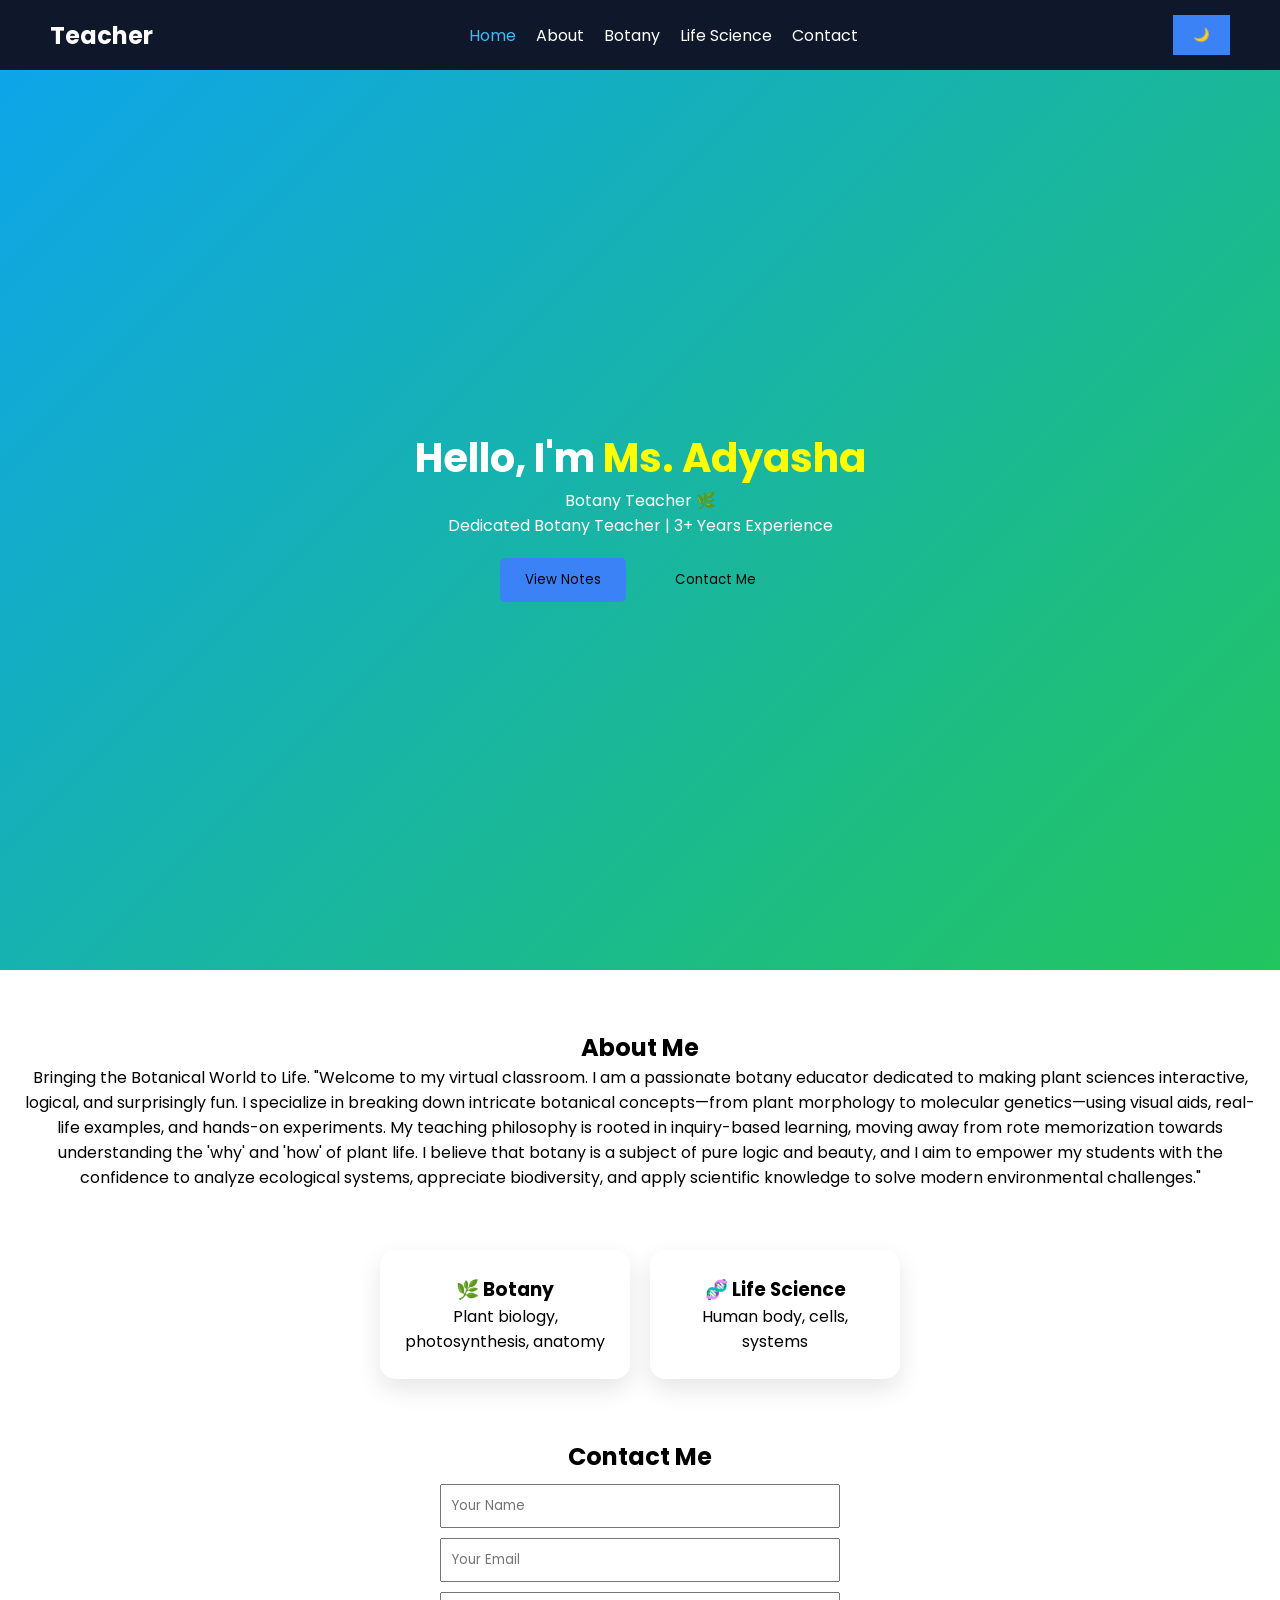
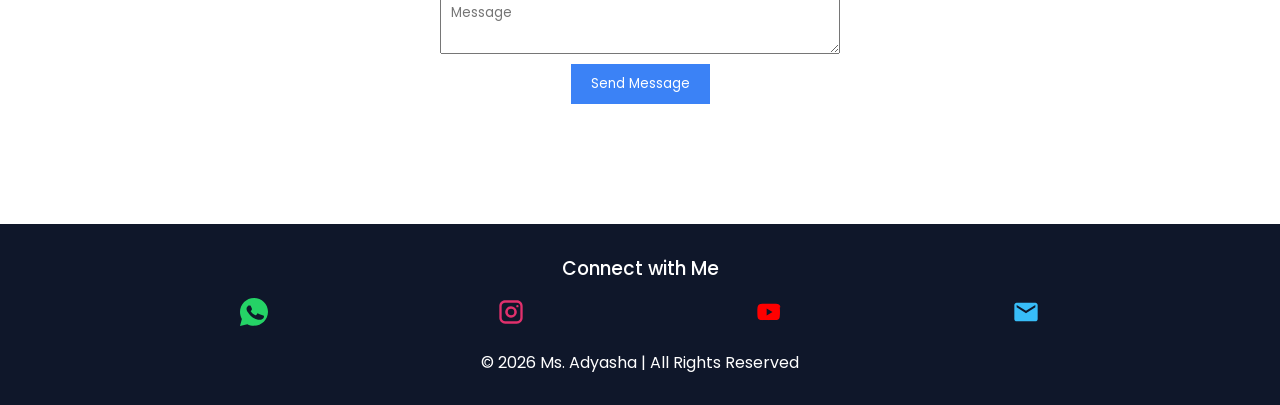
<file: index.html>
<!DOCTYPE html>
<html lang="en">

<head>
  <meta charset="UTF-8">
  <meta name="viewport" content="width=device-width, initial-scale=1.0">
  <title>Learn the Beauty of Naure with the Best Botany Teacher</title>
  <link rel="stylesheet" href="style.css">

  <!-- Google Font -->
  <link href="https://fonts.googleapis.com/css2?family=Poppins:wght@300;500;700&display=swap" rel="stylesheet">
</head>

<body>

  <!-- Navbar -->
  <header>
    <nav class="navbar">
      <h2 class="logo">Teacher</h2>

      <ul class="nav-links">
        <li><a href="#home">Home</a></li>
        <li><a href="#about">About</a></li>
        <li><a href="botany.html">Botany</a></li>
        <li><a href="life-science.html">Life Science</a></li>
        <li><a href="#contact">Contact</a></li>
      </ul>
      <button id="darkToggle">🌙</button>
      <!-- Hamburger Button -->
      <div class="menu-toggle" id="menuToggle">☰</div>
    </nav>
  </header>

  <!-- Hero Section -->
  <section id="home" class="hero fade-in">
    <div class="hero-content">
      <h1>Hello, I'm <span>Ms. Adyasha</span></h1>
      <p id="typing"></p>
      <p>Dedicated Botany Teacher | 3+ Years Experience</p>
      <div class="hero-buttons">
        <button onclick="scrollToSection('subjects')">View Notes</button>
        <button onclick="scrollToSection('contact')" class="secondary">Contact Me</button>
      </div>
    </div>
  </section>

  <!-- About -->
  <section id="about" class="fade-in">
    <h2>About Me</h2>
    <p>Bringing the Botanical World to Life.
      "Welcome to my virtual classroom. I am a passionate botany educator dedicated to making plant sciences
      interactive, logical, and surprisingly fun. I specialize in breaking down intricate botanical
      concepts—from plant morphology to molecular genetics—using visual aids, real-life examples,
      and hands-on experiments. My teaching philosophy is rooted in inquiry-based learning, moving away from
      rote memorization towards understanding the 'why' and 'how' of plant life. I believe that botany is a
      subject of pure logic and beauty, and I aim to empower my students with the confidence to analyze
      ecological systems, appreciate biodiversity, and apply scientific knowledge to solve modern
      environmental challenges."</p>
  </section>

  <!-- Subjects -->
  <div class="card-container">
    <a href="botany.html" class="card">
      <h3>🌿 Botany</h3>
      <p>Plant biology, photosynthesis, anatomy</p>
    </a>

    <a href="life-science.html" class="card">
      <h3>🧬 Life Science</h3>
      <p>Human body, cells, systems</p>
    </a>
  </div>



  <!-- Contact -->
  <section id="contact" class="fade-in">
    <h2>Contact Me</h2>

<form id="contactForm">
  <input type="text" id="name" placeholder="Your Name" required>
  <input type="email" id="email" placeholder="Your Email" required>
  <textarea id="message" placeholder="Message" required></textarea>
 <button type="submit" id="submitBtn">Send Message</button>
 <p id="successMsg"></p>
</form>

<p id="successMsg"></p>
  </section>
<!-- Footer -->
<footer class="footer">
  <h3>Connect with Me</h3>

  <div class="social-icons">

    <!-- WhatsApp -->
    <a href="https://wa.me/91XXXXXXXXXX" target="_blank">
       <svg viewBox="0 0 24 24" width="28" height="28">
    <path fill="#25D366" fill-rule="evenodd"
      d="M12 0C5.4 0 0 5.4 0 12c0 2.1.6 4.1 1.6 5.9L0 24l6.3-1.6c1.7.9 3.6 1.4 5.7 1.4 6.6 0 12-5.4 12-12S18.6 0 12 0zm5.5 14.2c-.3-.2-1.7-.8-2-1-.3-.1-.5-.2-.7.2-.2.3-.8 1-1 1.2-.2.2-.3.2-.6.1-1.7-.8-2.8-1.4-3.9-3.2-.3-.5.3-.5.9-1.7.1-.2 0-.4 0-.6s-.7-1.7-1-2.3c-.3-.6-.6-.5-.8-.5h-.7c-.2 0-.6.1-.9.4-.3.3-1.2 1.1-1.2 2.6s1.3 3 1.5 3.2c.2.3 2.6 4 6.4 5.4.9.3 1.6.5 2.1.6.9.1 1.7.1 2.3.1.7-.1 2.1-.9 2.4-1.7.3-.8.3-1.5.2-1.7-.1-.2-.3-.3-.6-.4z"/>
  </svg>
    </a>

    <!-- Instagram -->
    <a href="https://instagram.com/yourusername" target="_blank">
      <svg viewBox="0 0 24 24" width="28" height="28">
        <path fill="#E1306C"
          d="M7 2C4.2 2 2 4.2 2 7v10c0 2.8 2.2 5 5 5h10c2.8 0 5-2.2 5-5V7c0-2.8-2.2-5-5-5H7zm10 2c1.7 0 3 1.3 3 3v10c0 1.7-1.3 3-3 3H7c-1.7 0-3-1.3-3-3V7c0-1.7 1.3-3 3-3h10zm-5 3a5 5 0 100 10 5 5 0 000-10zm0 2.2a2.8 2.8 0 110 5.6 2.8 2.8 0 010-5.6zM17.5 6a1 1 0 100 2 1 1 0 000-2z"/>
      </svg>
    </a>

    <!-- YouTube -->
    <a href="https://youtube.com/@yourchannel" target="_blank">
      <svg viewBox="0 0 24 24" width="28" height="28">
        <path fill="#FF0000"
          d="M21.8 8s-.2-1.4-.8-2c-.7-.8-1.5-.8-1.9-.9C16.7 5 12 5 12 5h0s-4.7 0-7.1.1c-.4 0-1.2.1-1.9.9-.6.6-.8 2-.8 2S2 9.6 2 11.2v1.6c0 1.6.2 3.2.2 3.2s.2 1.4.8 2c.7.8 1.6.8 2 .9 1.5.1 6.4.1 6.4.1s4.7 0 7.1-.1c.4 0 1.2-.1 1.9-.9.6-.6.8-2 .8-2s.2-1.6.2-3.2v-1.6c0-1.6-.2-3.2-.2-3.2zM10 15V9l5 3-5 3z"/>
      </svg>
    </a>

    <!-- Email -->
    <a href="mailto:adyashakmbb@gmail.com">
       <svg viewBox="0 0 24 24" width="28" height="28">
    <path fill="#38bdf8" d="M20 4H4c-1.1 0-2 .9-2 2v12c0 1.1.9 2 2 2h16c1.1 0 2-.9 2-2V6c0-1.1-.9-2-2-2zm0 4-8 5-8-5V6l8 5 8-5v2z"/>
  </svg>
    </a>

  </div>

  <p>© 2026 Ms. Adyasha | All Rights Reserved</p>
</footer>


  <script src="script.js"></script>
</body>

</html>
</file>
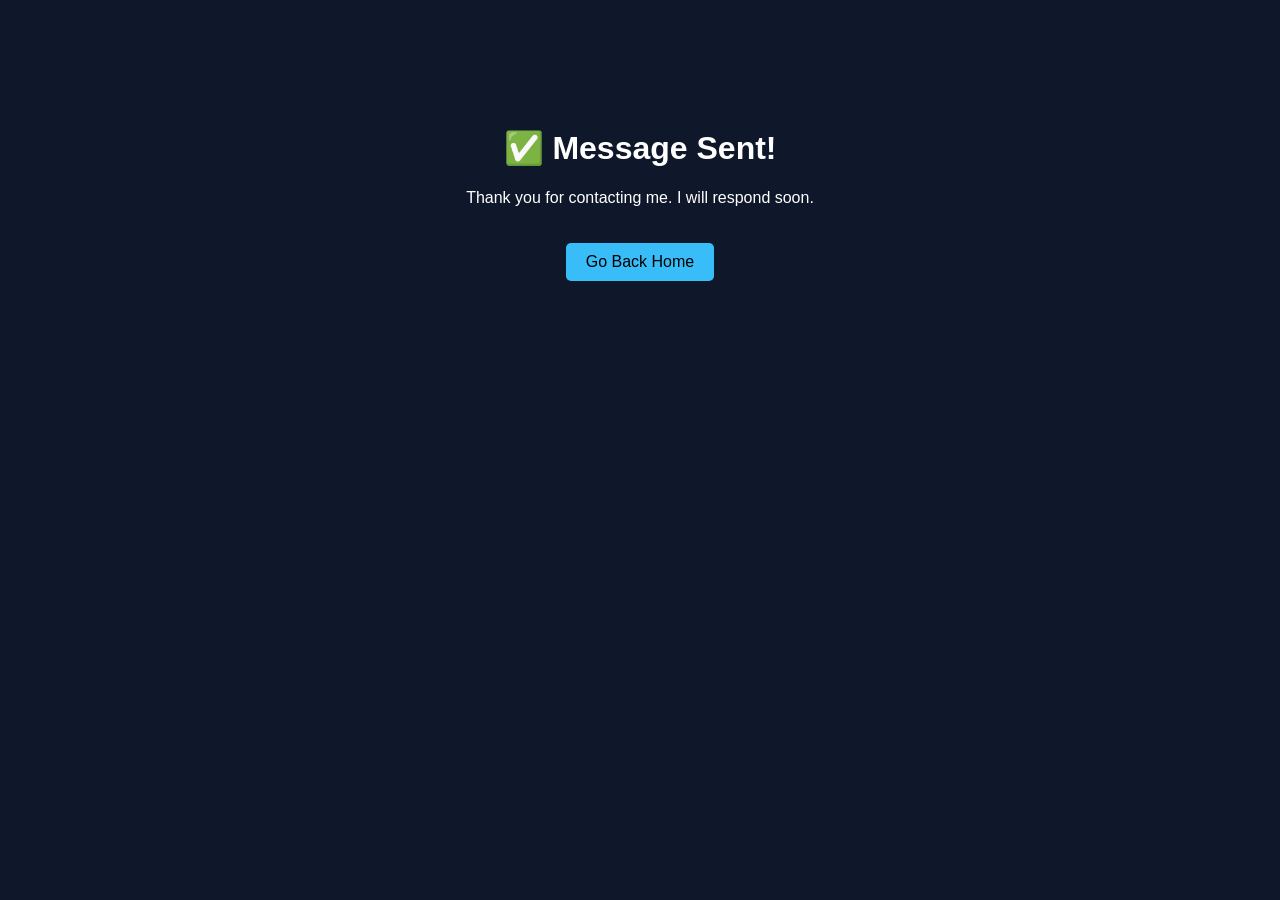
<file: thankyou.html>
<!DOCTYPE html>
<html lang="en">
<head>
  <meta charset="UTF-8">
  <title>Thank You</title>
  <style>
    body {
      font-family: Poppins, sans-serif;
      text-align: center;
      padding: 100px;
      background: #0f172a;
      color: white;
    }

    a {
      display: inline-block;
      margin-top: 20px;
      padding: 10px 20px;
      background: #38bdf8;
      color: black;
      text-decoration: none;
      border-radius: 5px;
    }
  </style>
</head>
<body>

  <h1>✅ Message Sent!</h1>
  <p>Thank you for contacting me. I will respond soon.</p>

  <a href="index.html">Go Back Home</a>

</body>
</html>
</file>
<file: style.css>
* {
    margin: 0;
    padding: 0;
    box-sizing: border-box;
    font-family: 'Poppins', sans-serif;
}


body {
    padding-top: 70px;
}

body.dark {
    background: #0f172a;
    color: white;
}

body.dark .card {
    background: #1e293b;
    color: white;
}

/* Navbar */
.navbar {
    display: flex;
    justify-content: space-between;
    align-items: center; /* ✅ important */
    position: fixed;
    width: 100%;
    top: 0;
    left: 0;
    padding: 15px 50px;
    background: #0f172a;
    color: white;
    z-index: 1000;
    transition: 0.3s;
}

.navbar.scrolled {
    box-shadow: 0 5px 15px rgba(0, 0, 0, 0.2);
}

/* ✅ Desktop nav (DEFAULT) */
.nav-links {
    display: flex;
    list-style: none;
    gap: 20px;
}

/* Links */
.nav-links a {
    color: white;
    text-decoration: none;
}

.nav-links a.active {
    color: #38bdf8;
}

/* Hide menu button on desktop */
.menu-toggle {
    display: none;
    font-size: 25px;
    cursor: pointer;
}

/* 📱 Mobile Styles ONLY */
@media (max-width: 800px) {

    .menu-toggle {
        display: block;
    }

    .nav-links {
        display: flex;
        position: fixed;
        top: 0;
        right: -100%;
        height: 100vh;
        width: 65%;
        background: #0f172a;
        flex-direction: column;
        align-items: center;
        justify-content: center;
        gap: 20px;
        transition: 0.3s;
        z-index: 999; /* ✅ important */
    }

    .nav-links li {
        margin: 10px 0;
    }

    .nav-links.active {
        right: 0;
    }
}


/* Hero */
.hero {
    height: 100vh;
    display: flex;
    justify-content: center;
    align-items: center;
    background: linear-gradient(135deg, #0ea5e9, #22c55e);
    color: white;
    text-align: center;
}

.hero h1 {
    font-size: 40px;
}

.hero span {
    color: yellow;
}

.hero-buttons button {
    margin: 10px;
    padding: 12px 25px;
    border: none;
    cursor: pointer;
    border-radius: 5px;
}

.secondary {
    background: transparent;
    border: 2px solid white;
    color: white;
}

.hero button {
    margin-top: 20px;
    padding: 12px 25px;
    border: none;
    color: black;
    cursor: pointer;
    border-radius: 5px;
}

/* Sections */
section {
    padding: 60px 20px;
    text-align: center;
}

/* Cards */
.card-container {
    display: flex;
    justify-content: center;
    gap: 20px;
    flex-wrap: wrap;
}

.card {
    background: white;
    padding: 25px;
    border-radius: 15px;
    width: 250px;
    text-align: center;
    text-decoration: none;
    color: black;
    box-shadow: 0 10px 25px rgba(0, 0, 0, 0.1);
    transition: 0.3s;
}

.card:hover {
    transform: translateY(-10px) scale(1.03);
}

/* Form */
form input,
form textarea {
    display: block;
    width: 90%;
    max-width: 400px;
    margin: 10px auto;
    padding: 10px;
}

button {
    padding: 10px 20px;
    background: #3b82f6;
    color: white;
    border: none;
}

/* Animations */
.fade-in {
    opacity: 1;
    transform: translateY(20px);
    transition: 0.8s ease-in;
}

.fade-in.visible {
    opacity: 1;
    transform: translateY(0);
}

/* 📱 Responsive */
@media (max-width: 768px) {
    .navbar {
        flex-direction: column;
        align-items: center;
    }

    .nav-links {
        flex-direction: column;
        gap: 10px;
    }

    .hero {
        padding: 20px;
    }
}
/* Footer */
.footer {
  background: #0f172a;
  color: white;
  text-align: center;
  padding: 30px 20px;
  margin-top: 50px;
}

.footer h3 {
  margin-bottom: 15px;
  font-weight: 500;
}

.social-icons {
  margin-bottom: 15px;
   display: flex;
  justify-content: space-evenly;
  align-items: center;
  width: 100%;
}

.social-icons a {
  font-size: 24px;
  margin: 0 10px;
  display: inline-block;
  transition: 0.3s;
}

.social-icons a svg {
  transition: 0.3s;
}

/* Hover effect */
.social-icons a:hover svg {
  transform: translateY(-5px) scale(1.2);
  filter: drop-shadow(0 0 6px rgba(255,255,255,0.5));
}

@media (max-width: 768px) {
  .footer {
    flex-direction: column;
    text-align: center;
    gap: 15px;
  }
}
/* SUBMIT BUTTON */
#submitBtn {
  transition: 0.3s;
}

#submitBtn:disabled {
  opacity: 0.7;
  cursor: not-allowed;
}

#successMsg {
  margin-top: 10px;
  font-size: 14px;
  transition: 0.3s;
}
</file>
